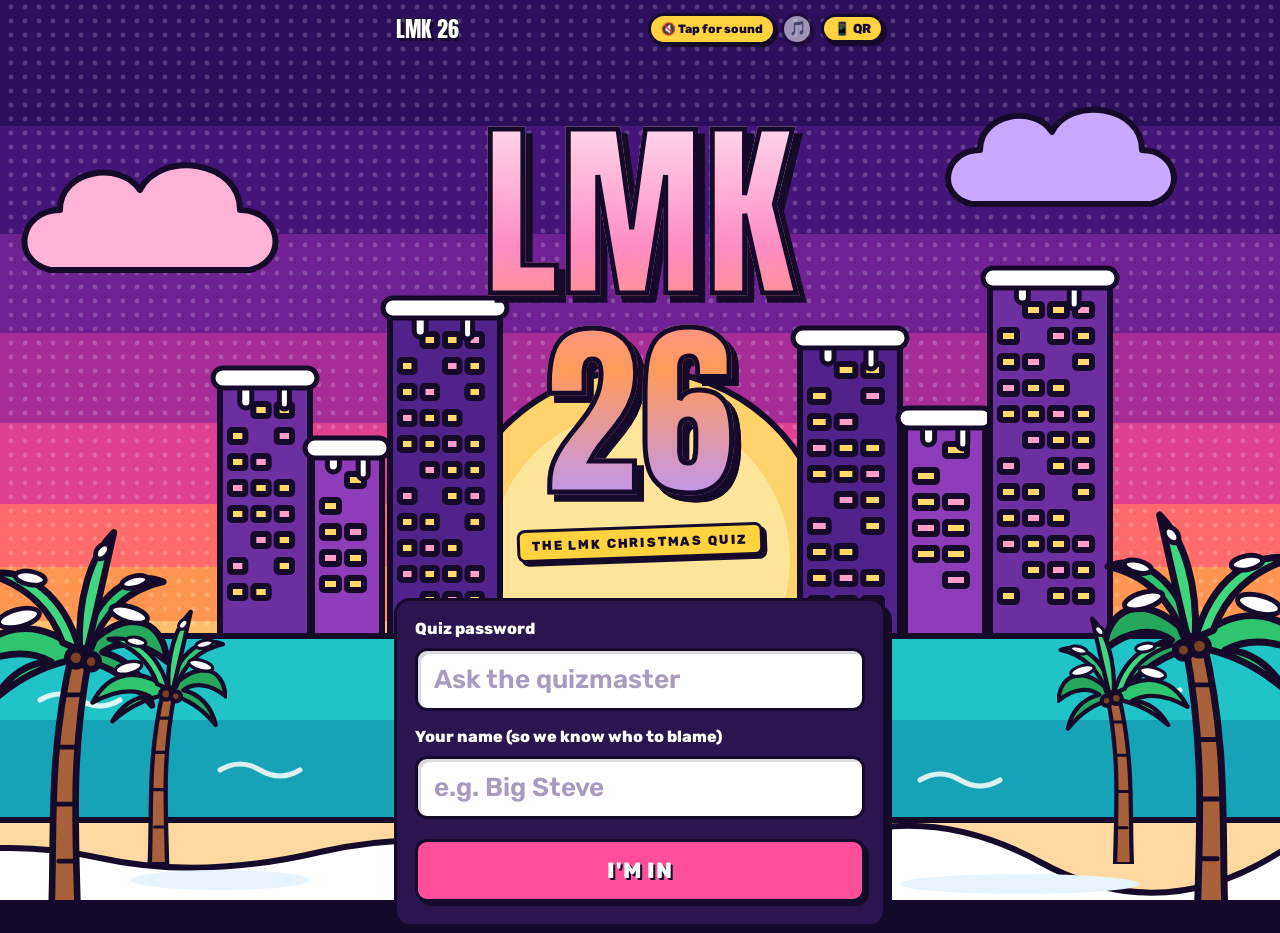
<file: index.html>
<!doctype html>
<html lang="en">
<head>
<meta charset="utf-8">
<meta name="viewport" content="width=device-width, initial-scale=1, maximum-scale=1, viewport-fit=cover">
<meta name="theme-color" content="#2b0f5c">
<title>LMK 26 — Christmas Quiz</title>
<link rel="preconnect" href="https://fonts.googleapis.com">
<link href="https://fonts.googleapis.com/css2?family=Anton&family=Rubik:wght@400;600;800&display=swap" rel="stylesheet">
<link rel="stylesheet" href="css/style.css?v=13">
</head>
<body class="player">
<div id="app"></div>
<script src="js/qr.js?v=13"></script>
<script src="js/sfx.js?v=13"></script>
<script src="js/config.js?v=13"></script>
<script src="js/common.js?v=13"></script>
<script src="js/backend.js?v=13"></script>
<script src="js/player.js?v=13"></script>
</body>
</html>
</file>
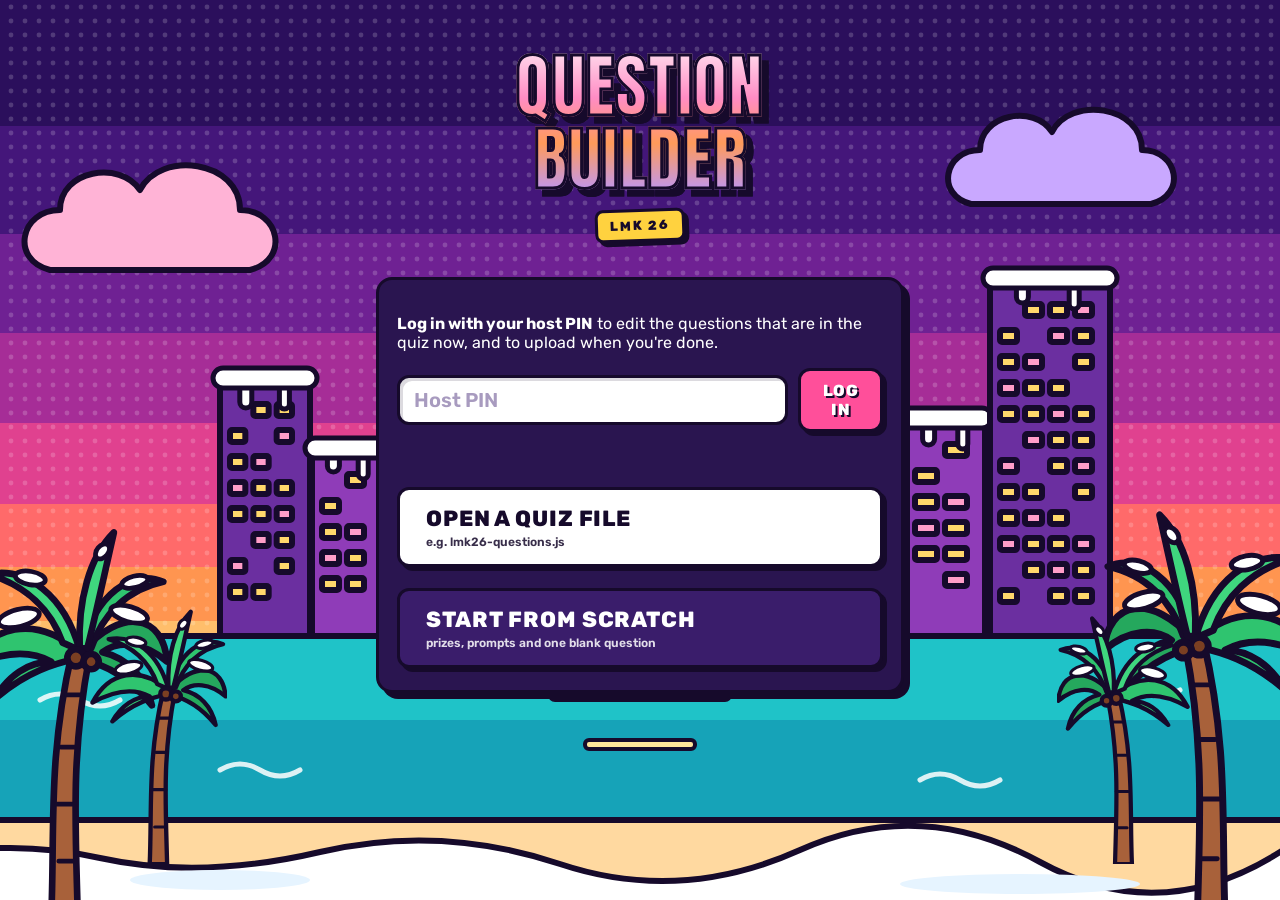
<file: builder.html>
<!doctype html>
<html lang="en">
<head>
<meta charset="utf-8">
<meta name="viewport" content="width=device-width, initial-scale=1">
<meta name="robots" content="noindex">
<title>LMK 26 — Question builder</title>
<link rel="preconnect" href="https://fonts.googleapis.com">
<link href="https://fonts.googleapis.com/css2?family=Anton&family=Rubik:wght@400;600;800&display=swap" rel="stylesheet">
<link rel="stylesheet" href="css/style.css?v=13">
</head>
<body class="builder">
<div id="app"></div>
<script src="js/config.js?v=13"></script>
<script src="js/common.js?v=13"></script>
<script src="js/backend.js?v=13"></script>
<script src="js/prompts.js?v=13"></script>
<script src="js/builder.js?v=13"></script>
</body>
</html>
</file>
<file: css/style.css>
/* LMK 26 — sunset-cartoon theme: bold ink outlines, flat colour, hard shadows */
:root {
  --ink: #160a2b;          /* outlines + shadows */
  --text: #ffffff;
  --muted: #e9d9ff;
  --panel: #2a1550;        /* comic panel fill */
  --panel2: #3a1d6b;
  --pink: #ff4f9a;
  --hot: #ff2f86;
  --orange: #ff8f3a;
  --peach: #ffc08a;
  --gold: #ffd23f;
  --lav: #a98bff;
  --teal: #1fc3c8;
  --green: #4fd66b;
  --red: #ff4b5c;
  --head: "Anton", Impact, "Arial Narrow Bold", sans-serif;
  --body: "Rubik", system-ui, -apple-system, sans-serif;
  --r: 16px;
  --sh: 6px 6px 0 var(--ink);
  --sh-sm: 4px 4px 0 var(--ink);
}
* { box-sizing: border-box; }
html, body { margin: 0; min-height: 100%; }
body {
  font-family: var(--body); color: var(--text); min-height: 100dvh; overflow-x: hidden;
  -webkit-tap-highlight-color: transparent; background: var(--ink);
}
button, input { font: inherit; color: inherit; }

/* ---------- scenery: cel-shaded sky, sun, skyline, sea, palms ---------- */
#scenery { position: fixed; inset: 0; z-index: -1; overflow: hidden;
  background: linear-gradient(180deg,
    #2b0f5c 0 14%, #44167a 14% 26%, #6f2193 26% 37%, #a62d97 37% 47%,
    #e0418f 47% 56%, #ff6a6a 56% 63%, #ff9550 63% 69%, #ffbe6b 69% 100%); }
#scenery .world { position: absolute; inset: 0; width: 100%; height: 100%; }
#scenery .palm { position: absolute; bottom: -2%; width: calc(190px * var(--s)); height: calc(363px * var(--s)); }
#scenery .palm.l { left: -40px; } #scenery .palm.l2 { left: 90px; bottom: 4%; }
#scenery .palm.r { right: -40px; transform: scaleX(-1); } #scenery .palm.r2 { right: 90px; bottom: 4%; transform: scaleX(-1); }
/* snow: outlined cartoon flakes at different depths, swaying as they fall */
.snow { position: absolute; inset: 0; pointer-events: none; }
#snowfront { position: fixed; z-index: 5; }
.snow i, .snow b { position: absolute; top: -40px; animation: fall var(--d) linear infinite, sway var(--sd) ease-in-out infinite alternate; will-change: transform; }
.snow i { width: var(--z); height: var(--z); background: #fff; border-radius: 50%; border: 2px solid var(--ink); box-shadow: 2px 2px 0 rgba(22, 10, 43, .5); }
.snow b { font-size: calc(var(--z) * 1.6); line-height: 1; color: #fff; -webkit-text-stroke: 1.5px var(--ink); paint-order: stroke fill; font-weight: 400; font-family: system-ui, sans-serif; }
#snowfront i, #snowfront b { opacity: .95; }
@keyframes fall { to { transform: translateY(calc(100vh + 80px)) rotate(200deg); } }
@keyframes sway { from { translate: calc(var(--sx) * -1) 0; } to { translate: var(--sx) 0; } }
@media (prefers-reduced-motion: reduce) { .snow { display: none; } }
@media (max-width: 600px) {
  #scenery .palm.l2, #scenery .palm.r2 { display: none; }
  #scenery .palm.l { left: -70px; } #scenery .palm.r { right: -70px; }
}

/* ---------- type ---------- */
.logo, .title, .splash, .brand, .qtext { font-family: var(--head); font-weight: 400; letter-spacing: .01em; text-transform: uppercase; }
.logo { margin: 0; line-height: 1.05; padding-top: .05em; font-size: clamp(76px, 17vw, 190px);
  background: linear-gradient(180deg, #ffe3f1 0%, #ff8cc4 35%, #ff9a5a 65%, #b996ff 100%);
  -webkit-background-clip: text; background-clip: text; color: transparent;
  -webkit-text-stroke: 5px var(--ink); paint-order: stroke fill;
  filter: drop-shadow(7px 7px 0 var(--ink)); }
.logo.sm { font-size: 70px; -webkit-text-stroke-width: 3px; }
.sub { display: inline-block; background: var(--gold); color: var(--ink); font-weight: 800; letter-spacing: .14em; text-transform: uppercase;
  font-size: 13px; padding: 6px 12px; border: 3px solid var(--ink); border-radius: 8px; box-shadow: var(--sh-sm); transform: rotate(-2deg); }
.title { font-size: clamp(40px, 7.5vw, 78px); margin: .15em 0 .3em; color: #fff;
  -webkit-text-stroke: 3px var(--ink); paint-order: stroke fill; text-shadow: 5px 5px 0 var(--ink); }
.title.sm { font-size: 40px; }
.title small { font-family: var(--body); font-size: .32em; color: var(--ink); background: var(--peach); padding: 4px 10px; border-radius: 8px;
  -webkit-text-stroke: 0; text-shadow: none; letter-spacing: .08em; vertical-align: middle; border: 3px solid var(--ink); }
.muted { color: var(--muted); } .small { font-size: 14px; } .big { font-size: 24px; font-weight: 800; margin: .2em 0; }
.center { text-align: center; } .grow { flex: 1; } .warn-t { color: var(--gold); font-weight: 800; }

/* comic burst behind big result words */
.splash { position: relative; display: inline-block; z-index: 0; font-size: clamp(50px, 14vw, 100px); margin: .35em 0 .2em; line-height: .95;
  color: #fff; -webkit-text-stroke: 4px var(--ink); paint-order: stroke fill; text-shadow: 5px 5px 0 var(--ink); transform: rotate(-3deg);
  animation: boom .45s cubic-bezier(.3, 1.7, .5, 1); }
.splash::before { content: ""; position: absolute; z-index: -1; inset: -38% -22%; background: var(--ink);
  clip-path: polygon(50% 0, 58% 22%, 78% 6%, 74% 30%, 100% 24%, 82% 44%, 100% 58%, 78% 64%, 90% 88%, 64% 76%, 56% 100%, 46% 78%, 24% 96%, 28% 70%, 0 76%, 18% 54%, 2% 36%, 26% 34%, 18% 8%, 40% 22%); }
.splash::after { content: ""; position: absolute; z-index: -1; inset: -32% -17%;
  background: radial-gradient(circle, rgba(255, 255, 255, .45) 2px, transparent 2.6px) 0 0/12px 12px, var(--burst, var(--gold));
  clip-path: polygon(50% 0, 58% 22%, 78% 6%, 74% 30%, 100% 24%, 82% 44%, 100% 58%, 78% 64%, 90% 88%, 64% 76%, 56% 100%, 46% 78%, 24% 96%, 28% 70%, 0 76%, 18% 54%, 2% 36%, 26% 34%, 18% 8%, 40% 22%); }
@keyframes boom { from { transform: scale(.3) rotate(-12deg); opacity: 0; } }

/* ---------- pieces ---------- */
.card { background: var(--panel); border: 3px solid var(--ink); border-radius: var(--r); padding: 18px; box-shadow: var(--sh); }
.card.center { max-width: 420px; margin: 18vh auto 0; }
.btn { border: 3px solid var(--ink); background: #fff; color: var(--ink); border-radius: 12px; padding: 10px 16px; font-weight: 800; cursor: pointer;
  text-transform: uppercase; letter-spacing: .04em; box-shadow: var(--sh-sm); transition: transform .06s, box-shadow .06s; }
.btn:active { transform: translate(3px, 3px); box-shadow: 1px 1px 0 var(--ink); }
.btn:disabled { opacity: .5; cursor: default; }
.btn.primary { background: var(--pink); color: #fff; text-shadow: 2px 2px 0 var(--ink); }
.btn.big { font-size: 22px; padding: 15px 26px; width: 100%; }
.btn.sm { font-size: 13px; padding: 7px 12px; box-shadow: 3px 3px 0 var(--ink); }
.btn.ghost { background: var(--panel2); color: #fff; }
.btn.danger { background: var(--red); color: #fff; }
.big-input { width: 100%; font-size: 26px; padding: 13px 16px; margin: 10px 0 16px; border-radius: 12px; border: 3px solid var(--ink);
  background: #fff; color: var(--ink); outline: none; box-shadow: inset 3px 3px 0 rgba(22, 10, 43, .15); font-weight: 600; }
.big-input:focus { box-shadow: 0 0 0 4px var(--gold); }
.big-input::placeholder { color: #a89bbf; }
.shake { animation: shake .35s; } @keyframes shake { 25% { transform: translateX(-8px); } 75% { transform: translateX(8px); } }
.pill { display: inline-block; padding: 5px 11px; border-radius: 999px; background: #fff; color: var(--ink); border: 3px solid var(--ink);
  font-size: 12px; font-weight: 800; letter-spacing: .06em; text-transform: uppercase; box-shadow: 3px 3px 0 var(--ink); }
.pill.hot { background: var(--hot); color: #fff; } .pill.warn { background: var(--gold); } .pill.live { background: var(--green); }
.dot { width: 14px; height: 14px; border-radius: 50%; background: var(--green); border: 3px solid var(--ink); }
.dot.off { background: var(--red); }
.stars { display: inline-flex; gap: 3px; font-size: 22px; }
.stars span { color: var(--panel2); -webkit-text-stroke: 1.5px var(--ink); }
.stars .on { color: var(--gold); }

/* answer options */
.opts { display: grid; gap: 12px; }
.opt { position: relative; display: flex; align-items: center; gap: 14px; text-align: left; padding: 14px 16px; border-radius: 14px;
  border: 3px solid var(--ink); font-size: 19px; font-weight: 800; color: #fff; overflow: hidden; cursor: pointer; box-shadow: var(--sh-sm);
  text-shadow: 2px 2px 0 var(--ink); }
.opt b { font-family: var(--head); font-size: 28px; width: 44px; height: 44px; border-radius: 50%; display: grid; place-items: center; flex: none;
  background: #fff; color: var(--ink); border: 3px solid var(--ink); text-shadow: none; }
.opt span { position: relative; z-index: 1; }
.c0 { background: var(--pink); } .c1 { background: var(--teal); } .c2 { background: var(--orange); }
.c3 { background: var(--green); } .c4 { background: var(--lav); } .c5 { background: #ff6a4d; }
.opt:active { transform: translate(3px, 3px); box-shadow: 1px 1px 0 var(--ink); }
.opt.dim { opacity: .35; filter: saturate(.4); }
.opt.right { transform: scale(1.02) rotate(-.6deg); box-shadow: 0 0 0 5px var(--gold), 8px 8px 0 var(--ink); }
.opt.right::after { content: "✔"; position: absolute; right: 64px; font-size: 30px; text-shadow: 2px 2px 0 var(--ink); }
.opt .bar { position: absolute; left: 0; top: 0; bottom: 0; width: var(--w);
  background: radial-gradient(circle, rgba(255, 255, 255, .35) 2px, transparent 2.6px) 0 0/10px 10px; transition: width .8s; }
.opt .cnt { margin-left: auto; font-family: var(--head); font-size: 32px; position: relative; z-index: 1; }

/* ---------- PLAYER ---------- */
body.player #app { max-width: 520px; margin: 0 auto; padding: 0 14px calc(28px + env(safe-area-inset-bottom)); }
.ptop { display: flex; justify-content: space-between; align-items: center; padding: 12px 2px 8px; gap: 10px; }
.ptop .brand { font-size: 22px; color: #fff; -webkit-text-stroke: 2px var(--ink); paint-order: stroke fill; text-shadow: 3px 3px 0 var(--ink);
  white-space: nowrap; overflow: hidden; text-overflow: ellipsis; }
.ptop .me { font-size: 13px; font-weight: 800; background: #fff; color: var(--ink); border: 3px solid var(--ink); border-radius: 999px; padding: 4px 10px;
  box-shadow: 3px 3px 0 var(--ink); white-space: nowrap; max-width: 55%; overflow: hidden; text-overflow: ellipsis; }
.ptop .me b { color: var(--hot); }
.pstage { padding-top: 6px; }
.join { text-align: center; padding-top: 5vh; }
.join .card { text-align: left; margin-top: 26px; } .join label { font-weight: 800; }
.wait { padding-top: 10vh; }
.wait > .big, .wait > p:not(.muted) { text-shadow: 2px 2px 0 var(--ink); }
.qhead { display: flex; gap: 8px; align-items: center; flex-wrap: wrap; }
.tbar { height: 16px; background: #fff; border: 3px solid var(--ink); border-radius: 10px; overflow: hidden; margin: 14px 0; box-shadow: 3px 3px 0 var(--ink); }
.tbar i { display: block; height: 100%; width: 100%; background: var(--teal); transition: width .25s linear; border-right: 3px solid var(--ink); }
.tbar i.low { background: var(--red); }
.qtext.p { font-size: clamp(28px, 7.6vw, 40px); line-height: 1.04; margin: 4px 0 16px; color: #fff;
  -webkit-text-stroke: 2px var(--ink); paint-order: stroke fill; text-shadow: 4px 4px 0 var(--ink); }
.qimg { max-width: 100%; max-height: 34vh; border-radius: 14px; display: block; margin: 0 auto 14px; border: 3px solid var(--ink); box-shadow: var(--sh); }
.locked { text-align: center; margin-top: 20px; transform: rotate(-1deg); }
.locked small, .prompt small { display: inline-block; letter-spacing: .14em; font-weight: 800; background: var(--teal); color: var(--ink);
  padding: 3px 10px; border-radius: 6px; border: 2px solid var(--ink); }
.locked b { display: block; font-size: 28px; margin: 10px 0; }
.locked.miss small { background: var(--red); color: #fff; }
.numbox .big-input { font-size: 34px; text-align: center; }
.res { padding-top: 6vh; }
.res .plus { font-family: var(--head); font-size: 50px; color: var(--gold); margin: .25em 0 0; -webkit-text-stroke: 3px var(--ink); paint-order: stroke fill; text-shadow: 4px 4px 0 var(--ink); }
.res .msg, .msg { font-size: 20px; font-weight: 800; text-shadow: 2px 2px 0 var(--ink); }
.res.win .splash { --burst: var(--green); }
.res.lose .splash { --burst: var(--red); }
.res.meh .splash { --burst: var(--orange); }
.res.miss .splash { --burst: var(--lav); }
.res .card { margin: 16px auto; max-width: 360px; }
.splash.win { --burst: var(--gold); }
.mv.up { color: var(--green); font-weight: 800; } .mv.down { color: var(--red); font-weight: 800; }
.mv { text-shadow: 2px 2px 0 var(--ink); }

/* drawing */
.draw .prompt { text-align: center; padding: 12px; margin-bottom: 12px; background: var(--gold); color: var(--ink); transform: rotate(-1deg); }
.draw .prompt b { display: block; font-size: 21px; margin-top: 6px; }
#cv { width: 100%; aspect-ratio: 1; background: #fff; border-radius: 14px; touch-action: none; display: block; border: 4px solid var(--ink); box-shadow: var(--sh); }
.tools { display: flex; flex-wrap: wrap; gap: 8px; justify-content: center; margin: 12px 0; align-items: center; }
.sw { width: 32px; height: 32px; border-radius: 50%; border: 3px solid var(--ink); cursor: pointer; box-shadow: 2px 2px 0 var(--ink); }
.sw.on { transform: scale(1.22); box-shadow: 0 0 0 3px #fff, 3px 3px 0 3px var(--ink); }
.sz { width: 40px; height: 40px; border-radius: 10px; border: 3px solid var(--ink); background: #fff; display: grid; place-items: center; cursor: pointer; box-shadow: 3px 3px 0 var(--ink); }
.sz i { background: var(--ink); border-radius: 50%; display: block; } .sz.on { background: var(--gold); }
.drawing { display: block; width: 100%; max-width: 520px; aspect-ratio: 1; object-fit: contain; margin: 0 auto 14px; background: #fff; border-radius: 12px;
  border: 4px solid var(--ink); box-shadow: 0 0 0 6px #fff, 10px 10px 0 4px var(--ink); transform: rotate(-1.5deg); }
.drawing.sm { max-width: 300px; }

/* ---------- HOST ---------- */
body.host #app { min-height: 100dvh; display: flex; flex-direction: column; }
.topbar { display: flex; align-items: center; gap: 12px; padding: 10px 22px; background: var(--panel); border-bottom: 4px solid var(--ink); }
.topbar .brand { font-size: 30px; color: #fff; -webkit-text-stroke: 2px var(--ink); paint-order: stroke fill; text-shadow: 3px 3px 0 var(--ink); }
.stage { flex: 1; padding: 24px 4vw; display: flex; flex-direction: column; justify-content: center; }
.controls { display: flex; gap: 12px; align-items: center; justify-content: center; padding: 14px; background: var(--panel); border-top: 4px solid var(--ink); }
.controls .btn.big { width: auto; min-width: 320px; }
.controls .hint { color: var(--muted); font-size: 12px; font-weight: 600; }
.gate { text-align: center; }
.lobby { text-align: center; }
.lobby .hero { margin-bottom: 26px; }
.joinbox { display: inline-flex; gap: 24px; align-items: center; text-align: left; transform: rotate(-1deg); }
.joinbox .qr { width: 190px; height: 190px; background: #fff; border-radius: 12px; padding: 6px; border: 3px solid var(--ink); }
.joinbox .qr svg { width: 100%; height: 100%; display: block; }
.joinbox .url { font-family: var(--head); font-size: 34px; color: var(--gold); -webkit-text-stroke: 2px var(--ink); paint-order: stroke fill;
  text-shadow: 3px 3px 0 var(--ink); margin: 4px 0; word-break: break-all; }
.chips { display: flex; flex-wrap: wrap; gap: 12px; justify-content: center; margin-top: 26px; }
.chip { background: #fff; color: var(--ink); border: 3px solid var(--ink); border-radius: 999px; padding: 7px 16px; font-weight: 800; font-size: 18px; cursor: pointer;
  box-shadow: var(--sh-sm); animation: pop .35s cubic-bezier(.3, 1.6, .5, 1); }
.chip:nth-child(3n+1) { background: var(--peach); transform: rotate(-2deg); } .chip:nth-child(3n+2) { background: #c7f3f4; transform: rotate(1.5deg); }
@keyframes pop { from { transform: scale(0); } }
.qscreen { max-width: 1200px; margin: 0 auto; width: 100%; }
.qscreen .qtext { font-size: clamp(36px, 4.6vw, 72px); line-height: 1.02; margin: 14px 0 26px; color: #fff;
  -webkit-text-stroke: 3px var(--ink); paint-order: stroke fill; text-shadow: 5px 5px 0 var(--ink); }
.qscreen .qtext.sm { font-size: clamp(26px, 3vw, 44px); margin-bottom: 18px; }
.opts.host { grid-template-columns: 1fr 1fr; gap: 18px; }
.opts.host .opt { font-size: clamp(20px, 2.2vw, 32px); padding: 20px; cursor: default; }
.numhint { font-size: 28px; text-align: center; font-weight: 800; }
.qfoot { display: flex; align-items: center; gap: 28px; margin-top: 26px; }
.timer { --p: 1; width: 116px; height: 116px; border-radius: 50%; flex: none; display: grid; place-items: center; border: 4px solid var(--ink); box-shadow: var(--sh);
  background: conic-gradient(var(--teal) calc(var(--p) * 360deg), #fff 0); }
.timer span { width: 80px; height: 80px; border-radius: 50%; background: var(--panel); border: 4px solid var(--ink); display: grid; place-items: center;
  font-family: var(--head); font-size: 40px; }
.timer.low { background: conic-gradient(var(--red) calc(var(--p) * 360deg), #fff 0); }
.timer.done { background: var(--red); } .timer.done span { font-size: 24px; }
.answered { font-weight: 800; }
.answered strong { font-family: var(--head); font-size: 44px; color: var(--gold); -webkit-text-stroke: 2px var(--ink); paint-order: stroke fill; text-shadow: 3px 3px 0 var(--ink); }
.mini { display: flex; flex-wrap: wrap; gap: 6px; margin-top: 8px; }
.mini span { background: #fff; color: var(--ink); padding: 3px 10px; border-radius: 999px; font-size: 14px; font-weight: 800; border: 2px solid var(--ink); }
.mini.big span { font-size: 18px; padding: 5px 12px; }
.mini .gold { background: var(--gold); }
.who { margin-top: 18px; } .who h3 { margin: 0 0 10px; display: inline-block; background: var(--teal); color: var(--ink); padding: 3px 10px; border-radius: 6px;
  border: 2px solid var(--ink); text-transform: uppercase; letter-spacing: .08em; font-size: 15px; }
.who ol { margin: 0; padding-left: 26px; font-size: 22px; line-height: 1.5; font-weight: 600; }
.cols { display: grid; grid-template-columns: 1fr 1fr; gap: 18px; }
.bignum { text-align: center; font-family: var(--head); font-size: clamp(76px, 10vw, 150px); color: var(--gold); line-height: 1.05;
  -webkit-text-stroke: 5px var(--ink); paint-order: stroke fill; text-shadow: 7px 7px 0 var(--ink); }
.bignum small { display: block; font-family: var(--body); font-size: 18px; font-weight: 800; color: #fff; letter-spacing: .14em; text-transform: uppercase;
  -webkit-text-stroke: 0; text-shadow: 2px 2px 0 var(--ink); }
.zinger { text-align: center; font-size: 28px; font-weight: 800; margin: 20px auto 0; width: fit-content; background: var(--hot); color: #fff;
  padding: 8px 18px; border: 3px solid var(--ink); border-radius: 12px; box-shadow: var(--sh-sm); transform: rotate(-1.5deg); text-shadow: 2px 2px 0 var(--ink); }
.fact { margin-top: 18px; font-size: 22px; font-weight: 600; background: #fff7e8; color: var(--ink); }
.fact b { background: var(--gold); padding: 0 6px; border-radius: 4px; }
.revwrap { display: grid; grid-template-columns: minmax(220px, 360px) 1fr; gap: 28px; align-items: start; }
.revwrap .opts.host { grid-template-columns: 1fr; }
.drawscreen { text-align: center; } .drawscreen .qfoot { justify-content: center; }
.drawscreen .sub { margin: 4px 0 10px; }
.board { max-width: 900px; margin: 0 auto; width: 100%; }
.lb { list-style: none; padding: 0; margin: 0; display: grid; gap: 10px; }
.lb li { display: flex; align-items: center; gap: 16px; background: var(--panel); border: 3px solid var(--ink); border-radius: 14px; padding: 8px 18px;
  font-size: 22px; box-shadow: var(--sh-sm); animation: slide .4s backwards; }
.lb li:nth-child(1) { background: var(--gold); color: var(--ink); transform: rotate(-.6deg) scale(1.02); }
.lb li:nth-child(2) { background: #fff; color: var(--ink); } .lb li:nth-child(3) { background: var(--peach); color: var(--ink); }
.lb li:nth-child(2) { animation-delay: .06s; } .lb li:nth-child(3) { animation-delay: .12s; } .lb li:nth-child(n+4) { animation-delay: .18s; }
@keyframes slide { from { transform: translateX(-30px); opacity: 0; } }
.lb .rk { font-family: var(--head); font-size: 28px; width: 46px; height: 46px; display: grid; place-items: center; background: var(--pink); color: #fff;
  border: 3px solid var(--ink); border-radius: 50%; text-shadow: 2px 2px 0 var(--ink); }
.lb .nm { flex: 1; font-weight: 800; } .lb .pts { font-family: var(--head); font-size: 30px; min-width: 110px; text-align: right; }
.lb .mv { width: 46px; font-size: 16px; text-align: center; }
.final { text-align: center; }
.podium { display: flex; justify-content: center; align-items: flex-end; gap: 18px; margin-top: 20px; }
.pod { width: min(28vw, 280px); display: flex; flex-direction: column; align-items: center; gap: 8px; }
.pod .block { width: 100%; border-radius: 14px 14px 0 0; font-family: var(--head); font-size: 58px; display: grid; place-items: center; color: #fff;
  border: 4px solid var(--ink); border-bottom: 0; text-shadow: 4px 4px 0 var(--ink); -webkit-text-stroke: 2px var(--ink); paint-order: stroke fill;
  background: radial-gradient(circle, rgba(255, 255, 255, .3) 2px, transparent 2.6px) 0 0/12px 12px, var(--pink); }
.pod.p1 .block { height: 240px; background-color: var(--gold); } .pod.p2 .block { height: 170px; background-color: var(--teal); }
.pod.p3 .block { height: 120px; background-color: var(--orange); }
.pod .pname { font-family: var(--head); font-size: 42px; text-transform: uppercase; -webkit-text-stroke: 2px var(--ink); paint-order: stroke fill; text-shadow: 4px 4px 0 var(--ink); }
.pod:not(.show) .pname { opacity: .35; }
.pod.show .pname { animation: boom .5s cubic-bezier(.3, 1.6, .5, 1); }
.pod .ppts { font-weight: 800; background: #fff; color: var(--ink); padding: 2px 10px; border-radius: 999px; border: 2px solid var(--ink); }
.prize { background: #fff7e8; color: var(--ink); border: 3px solid var(--ink); border-radius: 10px; padding: 6px 10px; font-weight: 800; box-shadow: 3px 3px 0 var(--ink); }
.prize small { display: block; color: #6b5a85; font-weight: 600; }
.awards { display: grid; grid-template-columns: repeat(auto-fit, minmax(230px, 1fr)); gap: 18px; margin-top: 28px; }
.award:nth-child(odd) { transform: rotate(-1deg); } .award:nth-child(even) { transform: rotate(1deg); }
.award h3 { margin: 0; display: inline-block; background: var(--teal); color: var(--ink); padding: 3px 10px; border-radius: 6px; border: 2px solid var(--ink);
  text-transform: uppercase; letter-spacing: .08em; font-size: 15px; }
.award .pname { font-family: var(--head); font-size: 36px; margin: 8px 0; text-transform: uppercase; text-shadow: 3px 3px 0 var(--ink); }
.gallery { display: grid; grid-template-columns: repeat(auto-fill, minmax(200px, 1fr)); gap: 20px; text-align: left; }
.gallery figure { margin: 0; background: #fff; color: var(--ink); border-radius: 12px; padding: 8px 8px 10px; border: 3px solid var(--ink); box-shadow: var(--sh-sm); }
.gallery figure:nth-child(odd) { transform: rotate(-1.5deg); } .gallery figure:nth-child(even) { transform: rotate(1.2deg); }
.gallery img { width: 100%; border-radius: 6px; display: block; border: 2px solid var(--ink); }
.gallery figcaption { font-size: 14px; padding: 6px 2px 0; } .gallery figcaption b { display: block; color: var(--hot); font-size: 16px; }
.modal { position: fixed; inset: 0; background: rgba(22, 10, 43, .6); display: grid; place-items: center; z-index: 10; }
.menu { width: min(460px, 92vw); } .menu h3 { margin-top: 0; } .menu .row { margin: 10px 0; display: flex; gap: 8px; flex-wrap: wrap; }
.menu .muted { color: var(--muted); }

/* compact layouts for drawing reveals + long leaderboards */
.revwrap .opts.host { gap: 10px; }
.revwrap .opts.host .opt { padding: 10px 14px; font-size: clamp(16px, 1.6vw, 24px); }
.revwrap .opt b { width: 36px; height: 36px; font-size: 22px; }
.revwrap .who { margin-top: 12px; padding: 12px; }
.revwrap .drawing { max-width: 340px; }
@media (max-height: 820px) {
  .stage { padding-top: 14px; padding-bottom: 14px; }
  .qscreen .qtext { margin: 8px 0 16px; }
  .qscreen .qtext.sm { font-size: clamp(22px, 2.4vw, 34px); margin-bottom: 10px; }
  .fact { font-size: 18px; margin-top: 12px; padding: 12px; }
  .revwrap .drawing { max-width: 270px; }
  .lb { gap: 7px; } .lb li { padding: 5px 16px; font-size: 19px; } .lb .rk { width: 38px; height: 38px; font-size: 22px; } .lb .pts { font-size: 24px; }
  .opts.host .opt { padding: 14px; }
}
@media (max-width: 760px) {
  .opts.host, .cols, .revwrap { grid-template-columns: 1fr; }
  .joinbox { flex-direction: column; } .controls .btn.big { min-width: 0; width: 100%; }
  .topbar { flex-wrap: wrap; padding: 10px; } .lb li { font-size: 18px; }
}
/* phones turned sideways */
@media (orientation: landscape) and (max-height: 520px) {
  body.player .wait, body.player .join, body.player .res { padding-top: 2vh; }
  body.player .opts { grid-template-columns: 1fr 1fr; }
  body.player .qtext.p { font-size: 24px; margin-bottom: 10px; }
  #cv { width: min(100%, 72vh); margin: 0 auto; }
  body.player .drawing.sm { max-width: 46vh; }
  body.player .join .logo { font-size: 54px; } body.player .join .logo br { display: none; }
  body.player .join .card { margin-top: 10px; }
}
/* readability over the busy skyline */
body.player .res > p:not(.plus), body.player .wait > p, body.player .q > p, body.player .draw > p, body.player .join > p:not(.sub) {
  display: inline-block; background: rgba(22, 10, 43, .85); padding: 5px 14px; border-radius: 999px; margin: 6px auto; text-shadow: none; }
body.player .res, body.player .wait { display: flex; flex-direction: column; align-items: center; }
body.player .res > .card, body.player .wait > .card { width: 100%; }
body.player .draw > p { display: block; width: fit-content; }
body.player .stars { background: rgba(22, 10, 43, .85); padding: 4px 12px; border-radius: 999px; margin-top: 4px; }
.opt.dim { opacity: 1; filter: saturate(.2) brightness(.62); }
.answered { background: var(--panel); border: 3px solid var(--ink); border-radius: 14px; padding: 10px 16px; box-shadow: var(--sh-sm); }
.drawscreen .sub { transform: none; }
.gate-err { background: var(--red); color:#fff; font-weight:800; padding:8px 12px; border-radius:10px; border:3px solid var(--ink); margin:0 0 12px; }

/* join QR: PIN screen, lobby and full-screen overlay */
.gatewrap { display: flex; gap: 28px; justify-content: center; align-items: center; flex-wrap: wrap; min-height: 100dvh; padding: 20px; }
.gatewrap .card.gate { margin: 0; max-width: 380px; width: 100%; }
.gatejoin { text-align: center; transform: rotate(-1.5deg); }
.gatejoin .qr, .qrbig .qr { width: min(300px, 70vw); aspect-ratio: 1; margin: 6px auto; background: #fff; border: 4px solid var(--ink); border-radius: 14px; padding: 8px; box-shadow: var(--sh-sm); }
.gatejoin .qr svg, .qrbig .qr svg { width: 100%; height: 100%; display: block; }
.gatejoin .url, .qrbig .url { font-family: var(--head); font-size: 26px; color: var(--gold); -webkit-text-stroke: 1.5px var(--ink); paint-order: stroke fill; text-shadow: 3px 3px 0 var(--ink); margin: 10px 0 0; word-break: break-all; }
.joinbox .qr { width: 240px; height: 240px; }
.qrmodal { z-index: 20; cursor: pointer; }
.qrbig { text-align: center; padding: 26px 34px; }
.qrbig .qr { width: min(62vh, 80vw); }
.qrbig .url { font-size: clamp(24px, 3vw, 40px); }
/* keep the front snow off the QR codes so they always scan */
.gatejoin, .joinbox { position: relative; z-index: 6; }

/* players: share the join QR */
.ptop-r { display: flex; align-items: center; gap: 8px; min-width: 0; }
.sharebtn { flex: none; font-weight: 800; font-size: 13px; background: var(--gold); color: var(--ink); border: 3px solid var(--ink); border-radius: 999px;
  padding: 4px 10px; box-shadow: 3px 3px 0 var(--ink); cursor: pointer; }
.sharebtn:active { transform: translate(2px, 2px); box-shadow: 1px 1px 0 var(--ink); }
.sharecard { margin-top: 18px; text-align: center; max-width: 260px; transform: rotate(-1.5deg); position: relative; z-index: 6; }
.sharecard small { display: inline-block; letter-spacing: .14em; font-weight: 800; background: var(--teal); color: var(--ink); padding: 3px 10px; border-radius: 6px; border: 2px solid var(--ink); }
.sharecard .qr { width: 180px; aspect-ratio: 1; margin: 10px auto 4px; background: #fff; border: 3px solid var(--ink); border-radius: 10px; padding: 6px; }
.sharecard .qr svg { width: 100%; height: 100%; display: block; }
body.player .wait > .card.sharecard { width: auto; }

/* ---------- QUESTION BUILDER ---------- */
body.builder #app { min-height: 100dvh; display: flex; flex-direction: column; }
body.builder .topbar .brand { font-size: 24px; }
.savedmark { font-size: 12px; font-weight: 800; color: var(--muted); }
.bstart { max-width: 560px; margin: 0 auto; padding: 5vh 16px 40px; text-align: center; }
.bstart .card { text-align: left; margin-top: 22px; }
.bstart .choices { display: grid; gap: 12px; margin-top: 14px; }
.bstart .choices .btn { display: flex; flex-direction: column; align-items: flex-start; text-align: left; }
.bstart .choices .btn small { font-size: 12px; font-weight: 600; text-transform: none; letter-spacing: 0; opacity: .85; margin-top: 3px; }
.okline { font-weight: 800; color: var(--green); text-shadow: 1px 1px 0 var(--ink); }
.note { min-height: 1.2em; font-weight: 800; color: var(--gold); }
.pinrow { display: flex; gap: 10px; align-items: center; } .pinrow .big-input { margin: 0; font-size: 20px; padding: 10px 14px; }
.bnav { display: flex; gap: 10px; align-items: center; flex-wrap: wrap; padding: 12px 18px; background: rgba(22, 10, 43, .75); border-bottom: 3px solid var(--ink); }
.bnav .step { border: 3px solid var(--ink); background: #fff; color: var(--ink); border-radius: 10px; padding: 6px 12px; font-weight: 800; cursor: pointer; box-shadow: 3px 3px 0 var(--ink); }
.bnav .step.on { background: var(--gold); } .bnav .step.finish { background: var(--green); }
.chipsq { display: flex; gap: 6px; flex-wrap: wrap; flex: 1; }
.chipq { width: 38px; height: 38px; border-radius: 50%; border: 3px solid var(--ink); font-family: var(--head); font-size: 17px; cursor: pointer; color: var(--ink); box-shadow: 2px 2px 0 var(--ink); }
.chipq.ok { background: var(--green); } .chipq.bad { background: var(--red); color: #fff; } .chipq.todo { background: var(--gold); }
.chipq.draw { background: var(--lav); } .chipq.add { background: #fff; font-size: 22px; }
.chipq.on { outline: 4px solid #fff; transform: scale(1.12); }
.bmain { flex: 1; padding: 20px 16px 40px; }
.bcard { max-width: 760px; margin: 0 auto; }
.bcard h3 { margin: 22px 0 8px; display: inline-block; background: var(--teal); color: var(--ink); padding: 3px 10px; border-radius: 6px; border: 2px solid var(--ink); font-size: 15px; text-transform: uppercase; letter-spacing: .08em; }
.bcard label { display: block; font-weight: 800; margin: 12px 0 0; }
.bcard .hint, .hint { font-weight: 600; font-size: 13px; color: var(--muted); }
.inp { display: block; width: 100%; margin-top: 6px; font-size: 18px; padding: 10px 12px; border-radius: 10px; border: 3px solid var(--ink); background: #fff; color: var(--ink); font-weight: 600; outline: none; font-family: var(--body); }
.inp:focus { box-shadow: 0 0 0 4px var(--gold); }
textarea.inp { resize: vertical; } .inp.prompts { font-size: 15px; line-height: 1.45; }
select.inp { appearance: auto; }
.grid2 { display: grid; grid-template-columns: 1fr 1fr; gap: 0 16px; } .grid3 { display: grid; grid-template-columns: 1fr 1fr 1fr; gap: 0 16px; align-items: end; }
.tick { display: flex !important; gap: 8px; align-items: center; } .tick input { width: 22px; height: 22px; accent-color: var(--pink); }
.ticks { display: grid; grid-template-columns: 1fr 1fr; }
.bhead { display: flex; justify-content: space-between; align-items: center; gap: 10px; flex-wrap: wrap; }
.bhead .title small { font-size: .45em; }
.bhead .tools { display: flex; gap: 6px; margin: 0; }
.segs { display: flex; gap: 8px; flex-wrap: wrap; margin: 6px 0 4px; }
.seg { border: 3px solid var(--ink); background: var(--panel2); color: #fff; border-radius: 999px; padding: 8px 14px; font-weight: 800; cursor: pointer; box-shadow: 3px 3px 0 var(--ink); }
.seg.on { background: var(--pink); }
.optedit { display: grid; gap: 8px; margin-top: 8px; }
.optrow { display: flex; align-items: center; gap: 10px; padding: 8px 10px; border-radius: 12px; border: 3px solid var(--ink); box-shadow: 3px 3px 0 var(--ink); }
.optrow b { font-family: var(--head); font-size: 22px; width: 36px; height: 36px; flex: none; border-radius: 50%; display: grid; place-items: center; background: #fff; color: var(--ink); border: 3px solid var(--ink); }
.optrow .inp { margin: 0; flex: 1; min-width: 0; }
.optrow .right { display: flex; align-items: center; gap: 6px; margin: 0; color: #fff; text-shadow: 1px 1px 0 var(--ink); white-space: nowrap; }
.optrow .right input { width: 22px; height: 22px; accent-color: var(--green); }
.optrow .x { border: 2px solid var(--ink); background: #fff; color: var(--ink); border-radius: 8px; width: 32px; height: 32px; cursor: pointer; font-weight: 800; flex: none; }
.optedit + .btn { margin-top: 10px; }
.drawinfo { background: #fff7e8; color: var(--ink); border: 3px solid var(--ink); border-radius: 12px; padding: 12px 14px; margin: 10px 0; font-weight: 600; }
.drawinfo a { color: var(--hot); }
details { margin-top: 12px; } summary { cursor: pointer; font-weight: 800; }
.probs { margin-top: 14px; background: var(--red); color: #fff; border: 3px solid var(--ink); border-radius: 10px; padding: 8px 12px; font-weight: 800; }
.probs.ok { background: var(--green); color: var(--ink); }
.probs ul { margin: 6px 0 0; padding-left: 20px; } .probs a { color: #fff; }
.bfoot { display: flex; justify-content: space-between; align-items: center; gap: 10px; margin-top: 22px; flex-wrap: wrap; }
.bfoot .row { display: flex; gap: 8px; flex-wrap: wrap; }
.bfoot a.btn { text-decoration: none; }
.bsplit { display: grid; grid-template-columns: minmax(0, 760px) 320px; gap: 24px; justify-content: center; align-items: start; }
.bsplit .bcard { margin: 0; }
.bprev { position: sticky; top: 16px; }
.phone { background: var(--panel); border: 4px solid var(--ink); border-radius: 28px; padding: 16px 14px 20px; box-shadow: var(--sh); min-height: 420px; }
.phone .opts { gap: 8px; } .phone .opt { font-size: 15px; padding: 9px 10px; } .phone .opt b { width: 32px; height: 32px; font-size: 20px; }
.pv-top { display: flex; gap: 6px; margin-bottom: 8px; }
.pv-q { font-family: var(--head); text-transform: uppercase; font-size: 24px; line-height: 1.05; margin-bottom: 12px; -webkit-text-stroke: 1.5px var(--ink); paint-order: stroke fill; text-shadow: 3px 3px 0 var(--ink); word-wrap: break-word; }
.pv-num { background: #fff; color: #9a8db3; border: 3px solid var(--ink); border-radius: 10px; padding: 12px; text-align: center; font-weight: 800; }
.pv-ans { margin-top: 10px; text-align: center; font-weight: 800; } .pv-ans b { color: var(--gold); }
.pv-draw { display: flex; flex-direction: column; align-items: center; gap: 6px; padding-top: 80px; font-size: 40px; text-align: center; }
.pv-draw b { font-family: var(--head); font-size: 28px; } .pv-draw span { font-size: 14px; color: var(--muted); }
.summary { font-size: 18px; line-height: 1.7; padding-left: 22px; }
@media (max-width: 1100px) { .bsplit { grid-template-columns: minmax(0, 760px); } .bprev { position: static; max-width: 340px; margin: 0 auto; } }
@media (max-width: 640px) { .grid2, .grid3, .ticks { grid-template-columns: 1fr; } .bnav { padding: 10px; } .bhead .tools .btn { padding: 6px 9px; } .optrow .right span { display: none; } }
body.builder #snowfront { display: none; }
.chipsq { flex: 1 1 260px; min-width: 0; }
@media (max-width: 640px) { .chipsq { order: 3; flex-basis: 100%; } .bnav .step { padding: 5px 9px; font-size: 13px; } .chipq { width: 34px; height: 34px; font-size: 15px; } }
/* host: the Next button and top bar are always on screen, however tall the page gets */
body.host .controls { position: sticky; bottom: 0; z-index: 8; }
body.host .topbar { position: sticky; top: 0; z-index: 8; }
.qscreen .drawing { max-height: 46vh; width: auto; max-width: 100%; aspect-ratio: 1; }
.qimg { max-height: 40vh; }
.ctl-live { font-weight: 800; background: #fff; color: var(--ink); border: 3px solid var(--ink); border-radius: 999px; padding: 6px 14px; box-shadow: 3px 3px 0 var(--ink); white-space: nowrap; }
.ctl-live b { font-family: var(--head); font-size: 20px; font-weight: 400; }

/* ---------- pictures of people (self-portraits) ---------- */
.av { display: inline-grid; place-items: center; flex: none; width: 44px; height: 44px; border-radius: 50%; overflow: hidden; background: #fff;
  border: 3px solid var(--ink); box-shadow: 2px 2px 0 var(--ink); font-family: var(--head); color: var(--ink); font-size: 18px; vertical-align: middle; }
.av img { width: 100%; height: 100%; object-fit: cover; display: block; }
.av.none { background: var(--peach); }
.av.sm { width: 36px; height: 36px; font-size: 15px; } .av.md { width: 64px; height: 64px; font-size: 24px; margin: 8px 0 0; }
.av.lg { width: 96px; height: 96px; font-size: 34px; border-width: 4px; } .av.xl { width: 128px; height: 128px; font-size: 44px; border-width: 4px; }

/* ---------- winner celebration ---------- */
.celebrate { position: relative; text-align: center; padding: 10px 0 18px; overflow: hidden; }
.burst-wrap { position: relative; width: min(330px, 86vw); aspect-ratio: 1; margin: 0 auto; display: grid; place-items: center; }
.burst { position: absolute; inset: 0; background: conic-gradient(from 0deg, var(--gold), #fff3a6, var(--gold), var(--orange), var(--gold), #fff3a6, var(--gold));
  clip-path: polygon(50% 0, 57% 30%, 85% 15%, 70% 43%, 100% 50%, 70% 57%, 85% 85%, 57% 70%, 50% 100%, 43% 70%, 15% 85%, 30% 57%, 0 50%, 30% 43%, 15% 15%, 43% 30%);
  animation: spin 7s linear infinite, flash .55s steps(2) infinite; filter: drop-shadow(0 0 18px rgba(255, 210, 63, .9)); }
.burst.b2 { inset: 8%; background: var(--hot); animation: spin 5s linear infinite reverse, flash .55s steps(2) infinite .27s; }
@keyframes spin { to { transform: rotate(360deg); } }
@keyframes flash { 50% { filter: brightness(1.45) drop-shadow(0 0 28px #fff); } }
.sparkles i { position: absolute; left: 50%; top: 50%; font-style: normal; font-size: 30px; color: #fff; -webkit-text-stroke: 1.5px var(--ink);
  transform: rotate(var(--a)) translateY(calc(min(330px, 86vw) * -.53)); animation: twinkle 1s ease-in-out infinite var(--d); }
@keyframes twinkle { 50% { opacity: .2; font-size: 18px; } }
.hero { position: relative; animation: bounce .9s cubic-bezier(.3, 1.6, .5, 1) infinite alternate; }
@keyframes bounce { from { transform: translateY(14px) rotate(-6deg) scale(.96); } to { transform: translateY(-16px) rotate(6deg) scale(1.06); } }
.hero-av { width: min(190px, 50vw); height: min(190px, 50vw); border-width: 6px; box-shadow: 8px 8px 0 var(--ink); font-size: 70px; }
.champ-title { font-family: var(--head); font-size: clamp(56px, 14vw, 110px); line-height: 1; margin-top: 10px; color: var(--gold);
  -webkit-text-stroke: 4px var(--ink); paint-order: stroke fill; text-shadow: 6px 6px 0 var(--ink); animation: pulse .7s ease-in-out infinite alternate; }
@keyframes pulse { to { transform: scale(1.08) rotate(-2deg); } }
.champ-name { font-family: var(--head); font-size: clamp(34px, 9vw, 64px); text-transform: uppercase; -webkit-text-stroke: 2px var(--ink); paint-order: stroke fill; text-shadow: 4px 4px 0 var(--ink); }
.champ-pts { display: inline-block; font-weight: 800; background: #fff; color: var(--ink); border: 3px solid var(--ink); border-radius: 999px; padding: 4px 14px; margin: 6px 0 10px; }
.celebrate .prize { max-width: 320px; margin: 0 auto; }
.celebrate.me .champ-title { color: var(--green); }
.confetti { position: fixed; inset: 0; pointer-events: none; z-index: 30; overflow: hidden; }
.confetti i { position: absolute; top: -30px; border: 2px solid var(--ink); border-radius: 2px; animation: drop linear forwards; }
@keyframes drop { to { transform: translateY(110vh) rotate(720deg); } }
@media (prefers-reduced-motion: reduce) { .burst, .hero, .champ-title, .sparkles i { animation: none; } }
.pod .av { margin-bottom: 4px; }
.lb .av { margin-left: -6px; }

/* ---------- phones as the shared screen ---------- */
.av.xs { width: 28px; height: 28px; font-size: 12px; border-width: 2px; box-shadow: none; }
.whohere { display: flex; flex-wrap: wrap; gap: 6px; justify-content: center; margin: 10px 0; max-width: 100%; }
.whohere span { background: #fff; color: var(--ink); font-weight: 800; font-size: 14px; padding: 3px 10px; border-radius: 999px; border: 2px solid var(--ink); }
.whohere span.mine { background: var(--gold); }
.roomcount { margin: 10px 0 0; font-weight: 800; } .roomcount b { font-family: var(--head); font-size: 26px; font-weight: 400; color: var(--gold); -webkit-text-stroke: 1.5px var(--ink); paint-order: stroke fill; }
.room { text-align: left; margin-top: 14px !important; }
.room h3 { margin: 4px 0 8px; display: inline-block; background: var(--teal); color: var(--ink); padding: 3px 10px; border-radius: 6px; border: 2px solid var(--ink); text-transform: uppercase; letter-spacing: .08em; font-size: 13px; }
.room h3 + .mini, .room .mini { margin-bottom: 6px; }
.rbar { position: relative; display: flex; align-items: center; gap: 8px; padding: 7px 10px; margin-bottom: 7px; border-radius: 10px; border: 3px solid var(--ink); overflow: hidden; color: #fff; font-weight: 800; text-shadow: 1px 1px 0 var(--ink); }
.rbar b { font-family: var(--head); font-size: 18px; width: 28px; height: 28px; flex: none; border-radius: 50%; display: grid; place-items: center; background: #fff; color: var(--ink); border: 2px solid var(--ink); text-shadow: none; position: relative; z-index: 1; }
.rbar .rt { position: relative; z-index: 1; flex: 1; font-size: 14px; }
.rbar em { position: absolute; left: 0; top: 0; bottom: 0; width: var(--w); background: radial-gradient(circle, rgba(255, 255, 255, .35) 2px, transparent 2.6px) 0 0/9px 9px; }
.rbar strong { position: relative; z-index: 1; font-family: var(--head); font-size: 22px; font-weight: 400; }
.rbar:not(.right) { filter: saturate(.25) brightness(.7); }
.rbar.right { box-shadow: 0 0 0 3px var(--gold); } .rbar.right .rt::after { content: " ✔"; }
.closest { margin: 0 0 8px; padding-left: 22px; font-size: 17px; line-height: 1.6; }
.artline { font-weight: 800; margin: 12px 0 0; text-shadow: 1px 1px 0 var(--ink); }
body.player .res .fact { text-align: left; font-size: 16px; margin: 14px auto 0; max-width: 100%; }
body.player .res .zinger { font-size: 18px; }
.pboard { padding-top: 4px; } .pboard > p { font-weight: 600; }
.plb li { font-size: 17px; padding: 6px 10px; gap: 10px; }
.plb .rk { width: 32px; height: 32px; font-size: 18px; } .plb .pts { font-size: 20px; min-width: 64px; } .plb .mv { width: 34px; font-size: 13px; }
.plb li.me { outline: 4px solid var(--hot); }
.plb li.gap { justify-content: center; background: transparent; border: 0; box-shadow: none; font-size: 22px; }
.pfinal { text-align: center; padding-top: 6px; }
.ppod { display: grid; gap: 12px; margin-top: 10px; } .ppod.small { grid-template-columns: 1fr 1fr; }
.pcard { background: var(--panel); border: 3px solid var(--ink); border-radius: 16px; padding: 12px; box-shadow: var(--sh-sm); display: flex; flex-direction: column; align-items: center; gap: 4px; }
.pcard .place { font-family: var(--head); font-size: 30px; -webkit-text-stroke: 1.5px var(--ink); paint-order: stroke fill; text-shadow: 3px 3px 0 var(--ink); }
.pcard.p1 .place { color: var(--gold); } .pcard.p2 .place { color: var(--teal); } .pcard.p3 .place { color: var(--orange); }
.pcard:not(.show) { opacity: .65; }
.pcard.show { animation: boom .5s cubic-bezier(.3, 1.6, .5, 1); }
.pcard .pn { font-family: var(--head); font-size: 26px; text-transform: uppercase; text-shadow: 3px 3px 0 var(--ink); } .pcard .pn em { font-family: var(--body); font-size: 14px; color: var(--gold); text-transform: none; }
.pcard .pp { font-weight: 800; background: #fff; color: var(--ink); border-radius: 999px; padding: 2px 10px; border: 2px solid var(--ink); }
.pcard.me { outline: 4px solid var(--gold); }
.ppod.small .pcard .av.lg { width: 70px; height: 70px; font-size: 26px; } .ppod.small .pcard .pn { font-size: 18px; }
.myfinal { font-weight: 600; margin: 14px 0; background: rgba(22, 10, 43, .85); padding: 6px 12px; border-radius: 999px; display: inline-block; }
.pawards { display: grid; gap: 14px; margin-top: 10px; }
.pawards .award.me { outline: 4px solid var(--gold); }
.pgallery { grid-template-columns: 1fr 1fr; gap: 12px; margin-top: 10px; }
.pgallery figcaption { font-size: 12px; } .pgallery figcaption b { font-size: 14px; }
.drawinfo code { display: block; margin: 6px 0; font-size: 13px; background: #f1e6ff; padding: 6px 8px; border-radius: 6px; white-space: normal; }
.packrow { display: flex; gap: 8px; flex-wrap: wrap; margin-top: 10px; }

/* sound switches */
.sndbtns { display: inline-flex; gap: 5px; flex: none; }
.sndbtn { width: 32px; height: 32px; border-radius: 50%; border: 3px solid var(--ink); background: #fff; font-size: 14px; line-height: 1; cursor: pointer;
  box-shadow: 2px 2px 0 var(--ink); padding: 0; display: grid; place-items: center; opacity: .55; }
.sndbtn.on { opacity: 1; background: var(--gold); }
.sndbtn.wake { width: auto; border-radius: 999px; padding: 0 10px; font-size: 12px; font-weight: 800; opacity: 1; background: var(--gold); color: var(--ink); animation: pulse .7s ease-in-out infinite alternate; white-space: nowrap; }
.topbar .sndbtn { width: 36px; height: 36px; font-size: 16px; }
@media (max-width: 400px) { .ptop .me { max-width: 34%; } }

/* ---------- phones: fit on one screen ---------- */
body.player #app { padding-bottom: 6px; }
body.player .wait { padding-top: 3vh; }
body.player .res { padding-top: 0; }
body.player .res .splash { font-size: min(13vw, 8.5vh); margin: .3em 0 .15em; }
body.player .res .plus { font-size: min(44px, 6vh); margin-top: .15em; }
body.player .res .msg { font-size: 17px; margin: 6px auto; }
body.player .res > .card { padding: 10px 14px; margin: 8px auto; } body.player .res > .card .big { font-size: 20px; margin: 0; }
body.player .room { padding: 10px 12px; } .room .rbar { padding: 5px 8px; margin-bottom: 5px; } .room .rbar b { width: 24px; height: 24px; font-size: 15px; }
.room .mini.big span { font-size: 14px; padding: 3px 9px; } .room p.small { margin: 4px 0 0; }
body.player .res .fact { padding: 10px 12px; font-size: 15px; }
body.player .qtext.p { font-size: min(7.4vw, 5vh, 38px); margin-bottom: 12px; }
body.player .opt { padding: min(14px, 1.8vh) 14px; }
body.player .drawing.sm { max-width: min(300px, 38vh); }
.pboard .plb li { padding: min(6px, .8vh) 10px; }
/* drawing: the canvas takes whatever height is left, so tools are always on screen */
.draw .prompt { padding: 8px 10px; margin-bottom: 8px; } .draw .prompt b { font-size: 18px; margin-top: 3px; }
#cv { width: 100%; margin: 0 auto; }
.draw .tools { margin: 7px 0; gap: 6px; }
.draw .tbar { margin: 8px 0; }
.draw > p.small { margin: 2px auto 0; }
body.player #snowfront { display: none; } /* phones: snow behind the content only, never over text */

/* ---------- bigger drawing area ---------- */
#cv { aspect-ratio: 3 / 4; }
body.drawing-now #app { padding: 6px 8px 4px; }
body.drawing-now .draw .tbar { margin: 2px 0 6px; height: 12px; }
body.drawing-now .draw .prompt { padding: 6px 10px; margin-bottom: 6px; }
body.drawing-now .draw .prompt small { font-size: 10px; padding: 1px 8px; }
body.drawing-now .draw .prompt b { font-size: 17px; margin-top: 2px; line-height: 1.15; }
body.drawing-now .draw .tools { margin: 6px 0 0; gap: 5px; }
body.drawing-now .draw .sw { width: 28px; height: 28px; }
body.drawing-now .draw .sz { width: 34px; height: 34px; }
body.drawing-now .draw .btn.sm { padding: 6px 9px; }
body.drawing-now .drawhint { margin: 4px auto 0; font-size: 12px; }
/* drawings are 3:4 now */
.drawing { aspect-ratio: 3 / 4; }
.qscreen .drawing { aspect-ratio: 3 / 4; max-height: 52vh; }
body.player .drawing.sm { max-width: min(260px, 30vh); }
.drawscreen .drawing, .pfinal .drawing { aspect-ratio: 3 / 4; }

/* phones: podium tower — 1st on the top step, 3rd at the bottom, revealed from the bottom up */
.ppod.tower { justify-items: center; gap: 8px; }
.ppod.tower .pcard { width: 100%; flex-direction: row; flex-wrap: wrap; justify-content: center; gap: 4px 10px; padding: 10px 12px; }
.ppod.tower .pcard.p1 { width: 76%; } .ppod.tower .pcard.p2 { width: 88%; } .ppod.tower .pcard.p3 { width: 100%; }
.ppod.tower .pcard .place { width: 100%; font-size: 26px; line-height: 1; }
.ppod.tower .pcard .av.lg { width: 64px; height: 64px; font-size: 24px; }
.ppod.tower .pcard .pn { font-size: 22px; }
.ppod.tower .pcard .prize { width: 100%; font-size: 14px; padding: 4px 8px; }
.ppod.tower .pcard.p1 { border-color: var(--ink); box-shadow: 0 0 0 4px var(--gold), var(--sh-sm); }
</file>
